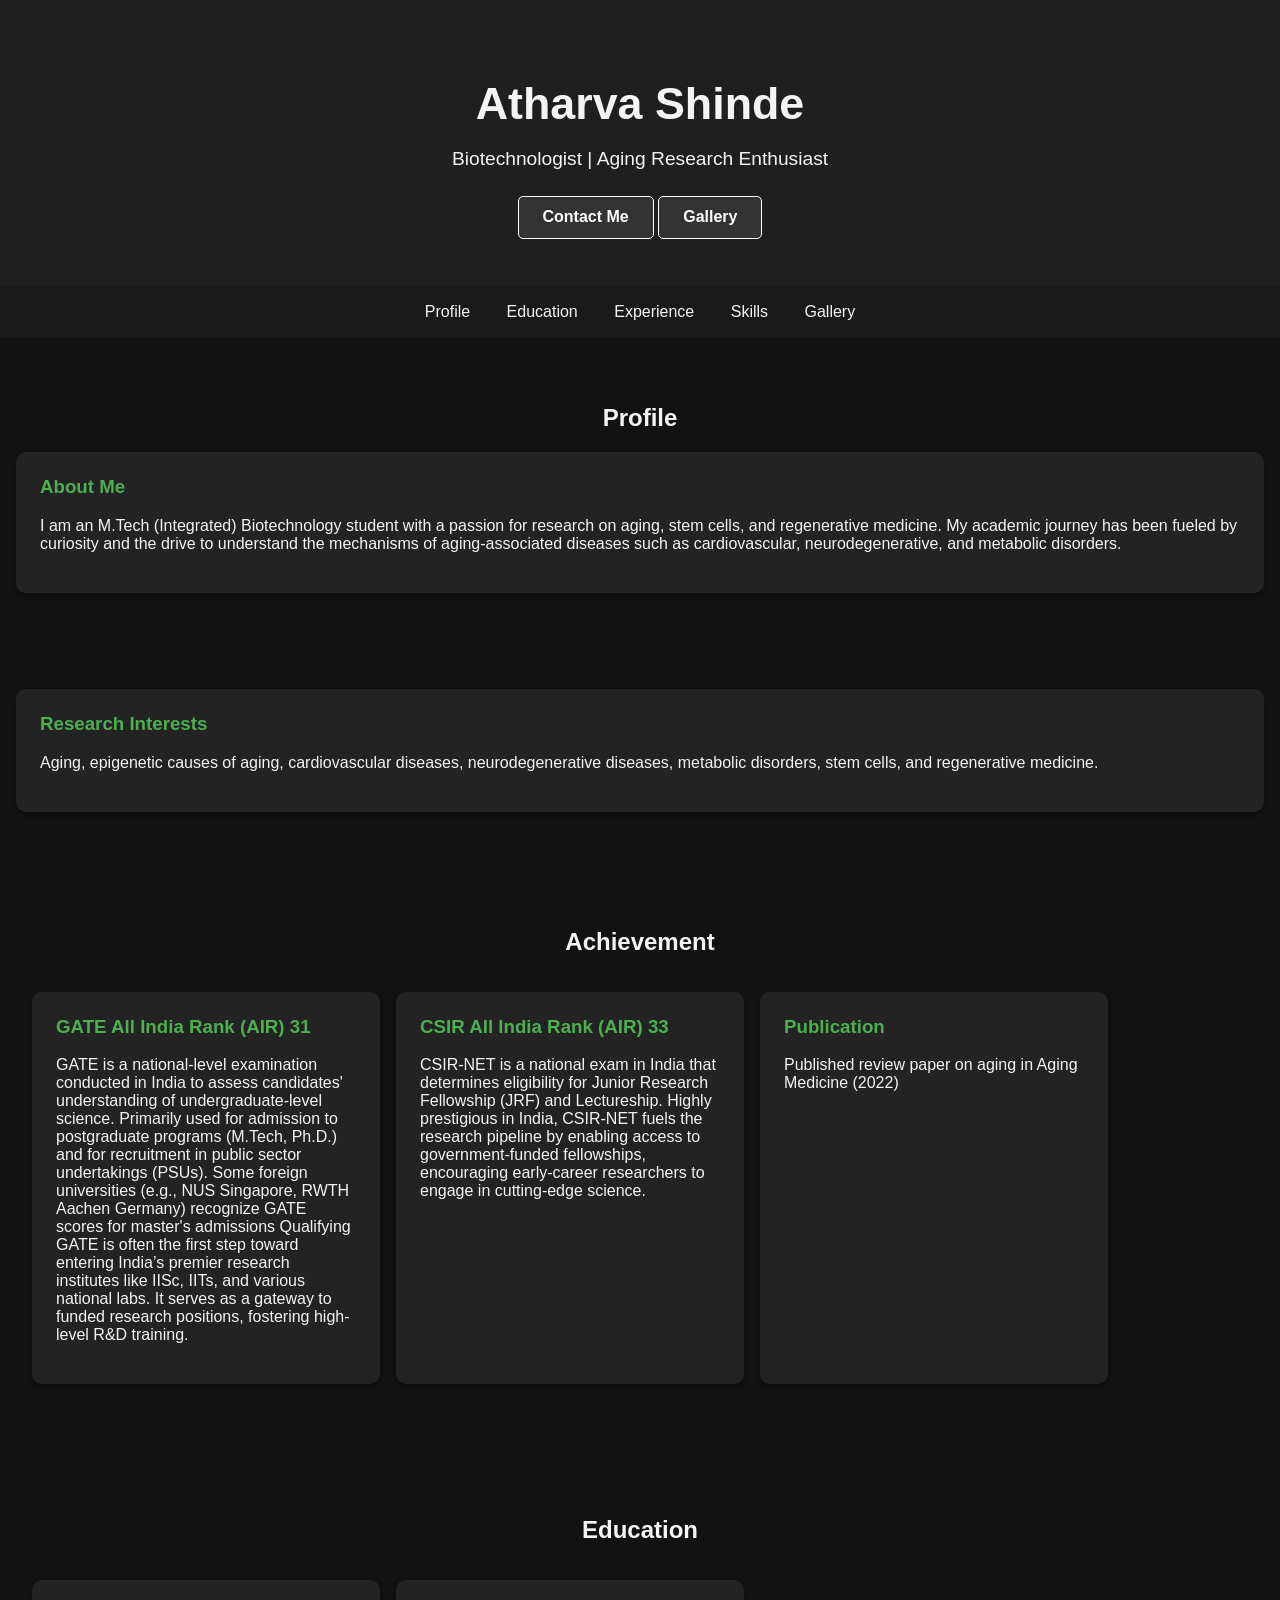
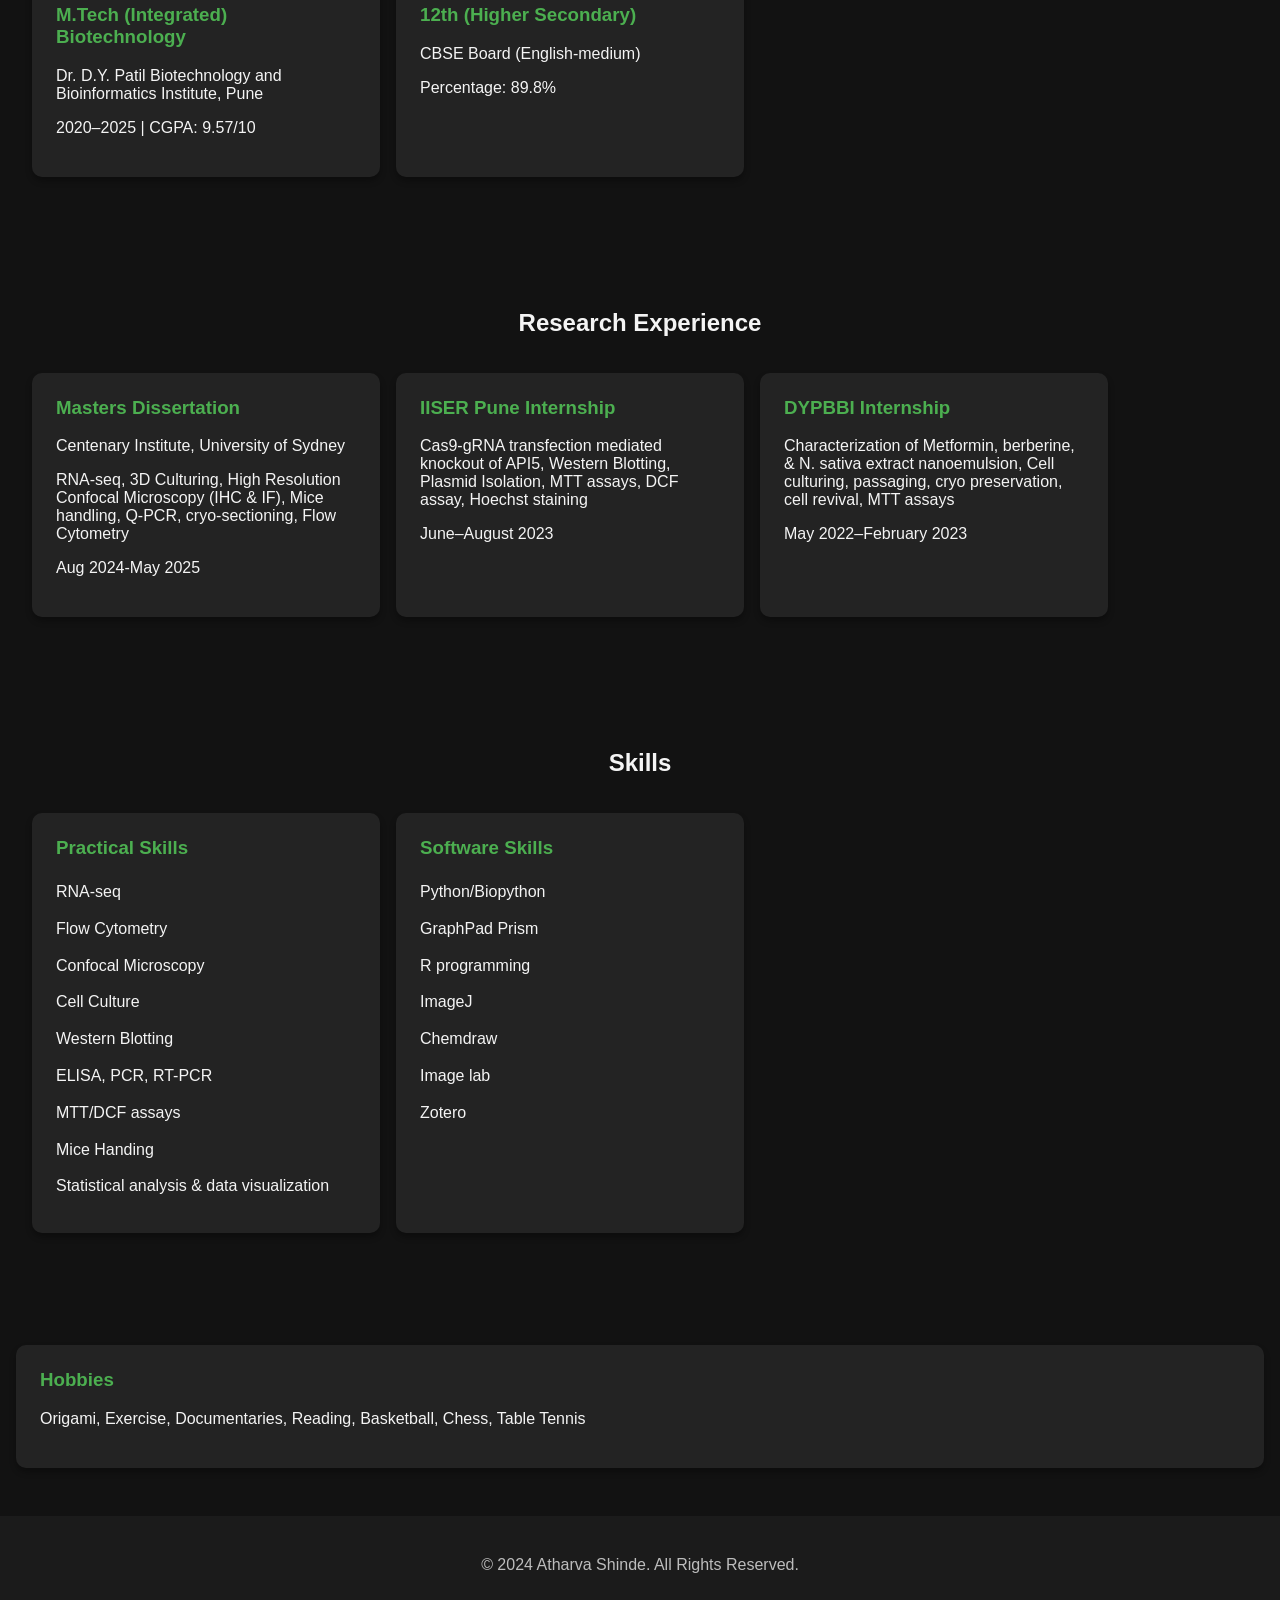
<file: index.html>
<!DOCTYPE html>
<html lang="en">
<head>
    <meta charset="UTF-8">
    <meta name="viewport" content="width=device-width, initial-scale=1.0">
    <title>Atharva Shinde - Resume</title>
    <link rel="stylesheet" href="style.css">
</head>
<body>
    <!-- Header Section -->
    <header>
        <div class="container">
            <h1>Atharva Shinde</h1>
            <p>Biotechnologist | Aging Research Enthusiast </p>
            <a href="mailto:shindeatharva718@gmail.com" class="email-btn">Contact Me</a>
            <a href="https://atharvashinde-hub.github.io/Gallery/" class="email-btn" >Gallery</a>
        </div>
    </header>

    <!-- Navigation -->
    <nav>
        <ul>
            <li><a href="#profile">Profile</a></li>
            <li><a href="#education">Education</a></li>
            <li><a href="#experience">Experience</a></li>
            <li><a href="#skills">Skills</a></li>
            <li><a href="https://atharvashinde-hub.github.io/Gallery/">Gallery</a></li>
        </ul>
    </nav>

    <!-- Profile Section -->
    <section id="profile" class="section">
        <div class="container">
            <h2>Profile</h2>
            <div class="horizontal-container">
                <div class="card">
                    <h3>About Me</h3>
                    <p>
                        I am an M.Tech (Integrated) Biotechnology student with a passion for research on aging, 
                        stem cells, and regenerative medicine. My academic journey has been fueled by curiosity 
                        and the drive to understand the mechanisms of aging-associated diseases such as 
                        cardiovascular, neurodegenerative, and metabolic disorders.
                    </p>
                </div>
    </section>
    <section id="profile" class="section">
                <div class="card">
                    <h3>Research Interests</h3>
                    <p>Aging, epigenetic causes of aging, cardiovascular diseases, neurodegenerative diseases, metabolic disorders, stem cells, and regenerative medicine.</p>
                </div>
    </section>
    <section id="profile" class="section">
        <div class="container">
            <h2>Achievement</h2>
            <div class="card-slider">
                <div class="card">
                    <h3>GATE All India Rank (AIR) 31</h3>
                    <p>GATE is a national-level examination conducted in India to assess candidates' understanding of undergraduate-level science. Primarily used for admission to postgraduate programs (M.Tech, Ph.D.) and for recruitment in public sector undertakings (PSUs). 
                    Some foreign universities (e.g., NUS Singapore, RWTH Aachen Germany) recognize GATE scores for master's admissions
                    Qualifying GATE is often the first step toward entering India’s premier research institutes like IISc, IITs, and various national labs. 
                    It serves as a gateway to funded research positions, fostering high-level R&D training.</p>
                </div>
                <div class="card">
                    <h3>CSIR All India Rank (AIR) 33</h3>
                    <p>CSIR-NET is a national exam in India that determines eligibility for Junior Research Fellowship (JRF) and Lectureship.
                    Highly prestigious in India, CSIR-NET fuels the research pipeline by enabling access to government-funded fellowships, encouraging early-career researchers to engage in cutting-edge science.</p>
                </div>
                <div class="card">
                    <h3>Publication</h3>
                    <p>Published review paper on aging in Aging Medicine (2022)</p>
                </div>
            </div>
        </div>
    </section>


    <!-- Education -->
    <section id="education" class="section">
        <div class="container">
            <h2>Education</h2>
            <div class="card-slider">
                <div class="card">
                    <h3>M.Tech (Integrated) Biotechnology</h3>
                    <p>Dr. D.Y. Patil Biotechnology and Bioinformatics Institute, Pune</p>
                    <p>2020–2025 | CGPA: 9.57/10</p>
                </div>
                <div class="card">
                    <h3>12th (Higher Secondary)</h3>
                    <p>CBSE Board (English-medium)</p>
                    <p>Percentage: 89.8%</p>
                </div>
            </div>
        </div>
    </section>

    <!-- Experience -->
    <section id="experience" class="section">
        <div class="container">
            <h2>Research Experience</h2>
            <div class="card-slider">
                 <div class="card">
                    <h3>Masters Dissertation</h3>
                    <p>Centenary Institute, University of Sydney</p> 
                    <p>RNA-seq, 3D Culturing, High Resolution Confocal Microscopy (IHC & IF), Mice handling, Q-PCR, cryo-sectioning, Flow Cytometry</p>
                    <p>Aug 2024-May 2025</p>
                </div>
                <div class="card">
                    <h3>IISER Pune Internship</h3>
                    <p>Cas9-gRNA transfection mediated knockout of API5, Western Blotting, Plasmid Isolation, MTT assays, DCF assay, Hoechst staining</p>
                    <p>June–August 2023</p>
                </div>
                <div class="card">
                    <h3>DYPBBI Internship</h3>
                    <p>Characterization of Metformin, berberine, & N. sativa extract nanoemulsion, Cell culturing, passaging, cryo preservation, cell revival, MTT assays</p>
                    <p>May 2022–February 2023</p>
                </div>
            </div>
        </div>
    </section>

    <!-- Skills -->
    <section id="skills" class="section">
        <div class="container">
            <h2>Skills</h2>
            <div class="card-slider">
                <div class="card">
                    <h3>Practical Skills</h3>
                    <ul>
                        <li>RNA-seq</li>
                        <li>Flow Cytometry</li>
                        <li>Confocal Microscopy</li>
                        <li>Cell Culture</li>
                        <li>Western Blotting</li>
                        <li>ELISA, PCR, RT-PCR</li>
                        <li>MTT/DCF assays</li>
                        <li>Mice Handing</li>
                        <li>Statistical analysis & data visualization</li>
                    </ul>
                </div>
                <div class="card">
                    <h3>Software Skills</h3>
                    <ul>
                        <li>Python/Biopython</li>
                        <li>GraphPad Prism</li>
                        <li>R programming</li>
                        <li>ImageJ</li>
                        <li>Chemdraw</li>
                        <li>Image lab</li>
                        <li>Zotero</li>
                    </ul>
                </div>
            </div>
        </div>
    </section>
    <section id="profile" class="section">        
                <div class="card">
                    <h3>Hobbies</h3>
                    <p>Origami, Exercise, Documentaries, Reading, Basketball, Chess, Table Tennis</p>
                </div>
            </div>
        </div>
    </section>
    <!-- Footer -->
    <footer>
        <p>&copy; 2024 Atharva Shinde. All Rights Reserved.</p>
    </footer>
</body>
</html>
</file>
<file: style.css>
/* General Styles */
body {
    font-family: 'Arial', sans-serif;
    margin: 0;
    padding: 0;
    background-color: #121212;
    color: #f4f4f4;
}

header {
    background: #1f1f1f;
    text-align: center;
    padding: 3rem 1rem;
}

header h1 {
    font-size: 2.8rem;
    margin-bottom: 0.5rem;
}

header p {
    font-size: 1.2rem;
    margin-bottom: 1rem;
}

.email-btn {
    background: #333;
    color: white;
    padding: 0.7rem 1.5rem;
    text-decoration: none;
    border-radius: 5px;
    border: 1px solid white;
    font-weight: bold;
    margin-top: 10px;
    display: inline-block;
}

.email-btn:hover {
    background: #444;
}

/* Navigation Styles */
nav {
    background: #1a1a1a;
    text-align: center;
    padding: 1rem;
}

nav ul {
    list-style: none;
    padding: 0;
    margin: 0;
}

nav ul li {
    display: inline;
    margin: 0 1rem;
}

nav ul li a {
    color: #f4f4f4;
    text-decoration: none;
}

nav ul li a:hover {
    color: #4caf50;
}

/* Section Styles */
.section {
    padding: 3rem 1rem;
    text-align: center;
}

.card-slider {
    display: flex;
    overflow-x: auto;
    gap: 1rem;
    padding: 1rem;
}

.card {
    background: #232323;
    padding: 1.5rem;
    border-radius: 10px;
    flex: 0 0 300px;
    box-shadow: 0 4px 6px rgba(0, 0, 0, 0.3);
    color: #f4f4f4;
    text-align: left;
}

.card h3 {
    margin-top: 0;
    color: #4caf50;
}

.card ul {
    list-style: none;
    padding: 0;
    margin: 0;
    line-height: 1.8; /* Increase line spacing */
}

.card ul li {
    margin-bottom: 0.5rem; /* Optional: Add space between items */
}


/* Footer */
footer {
    background: #1b1b1b;
    text-align: center;
    padding: 1.5rem;
    color: #bdbdbd;
}
</file>
